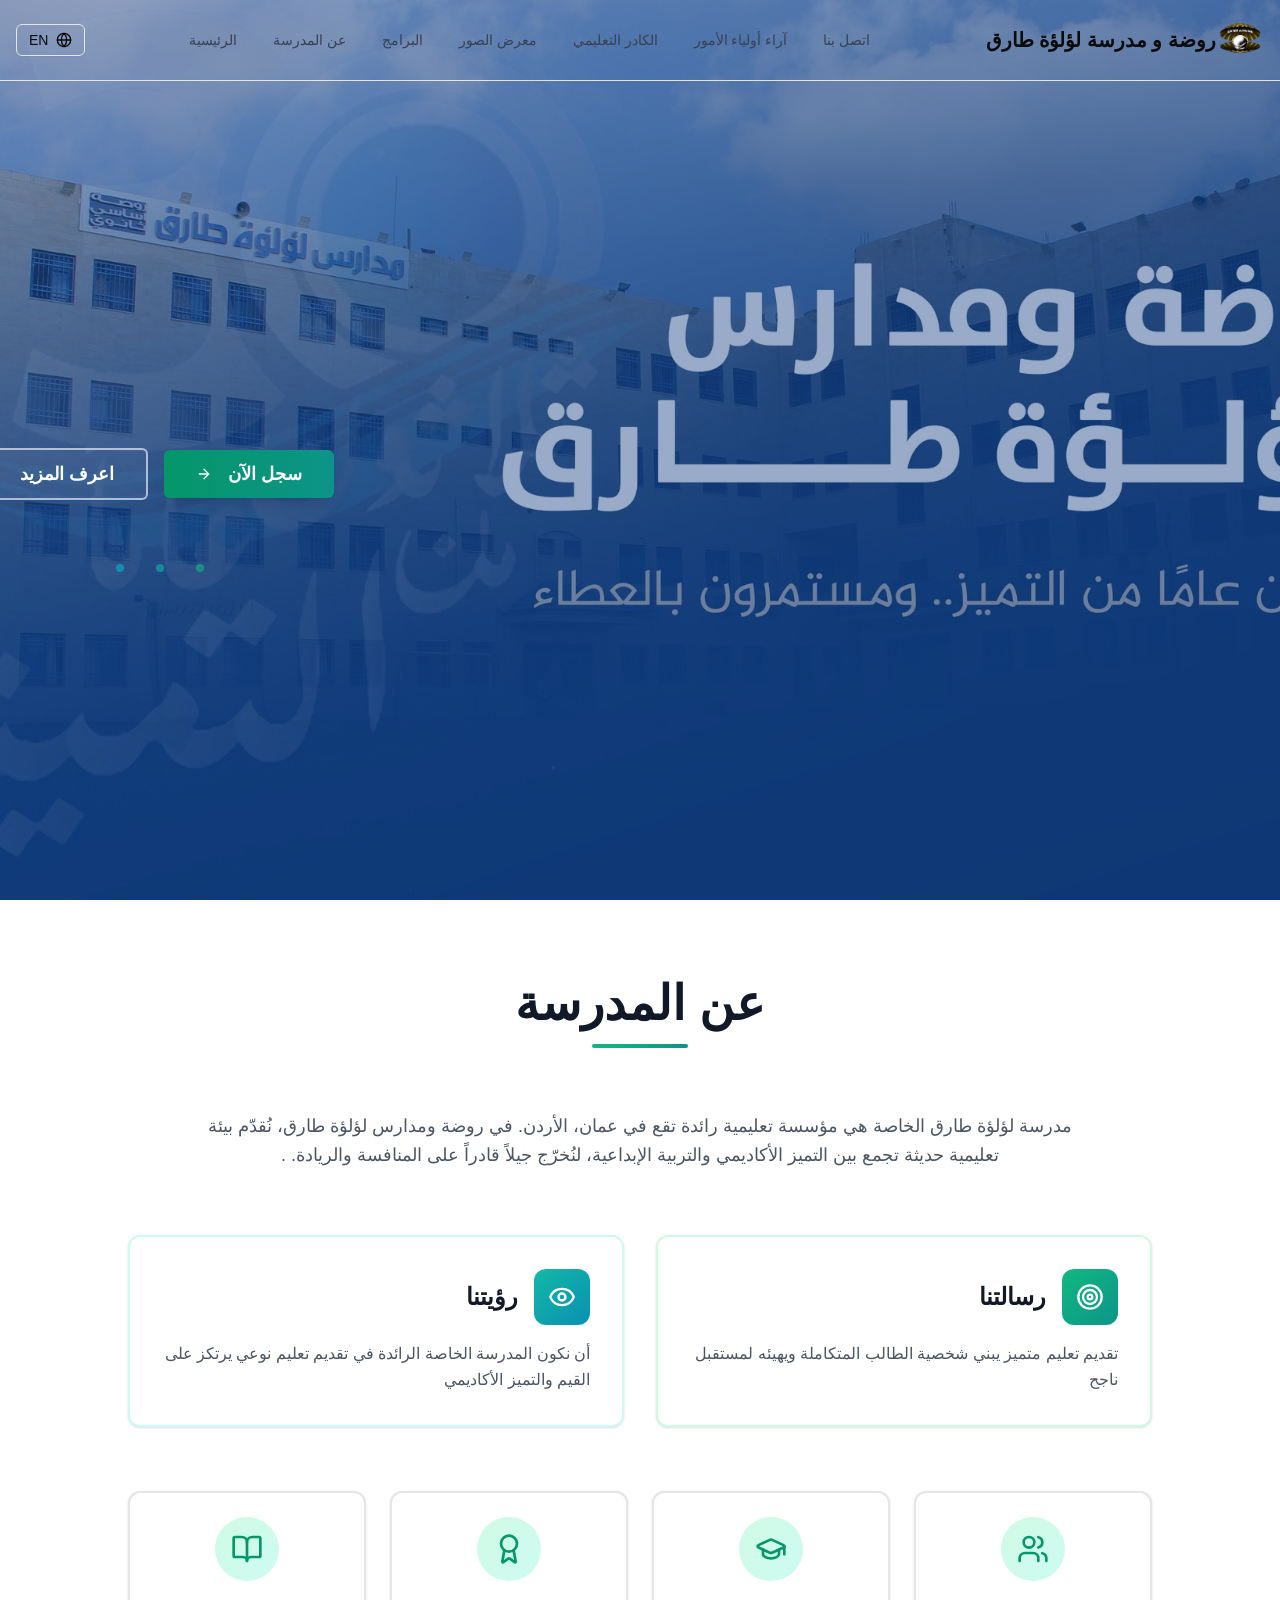
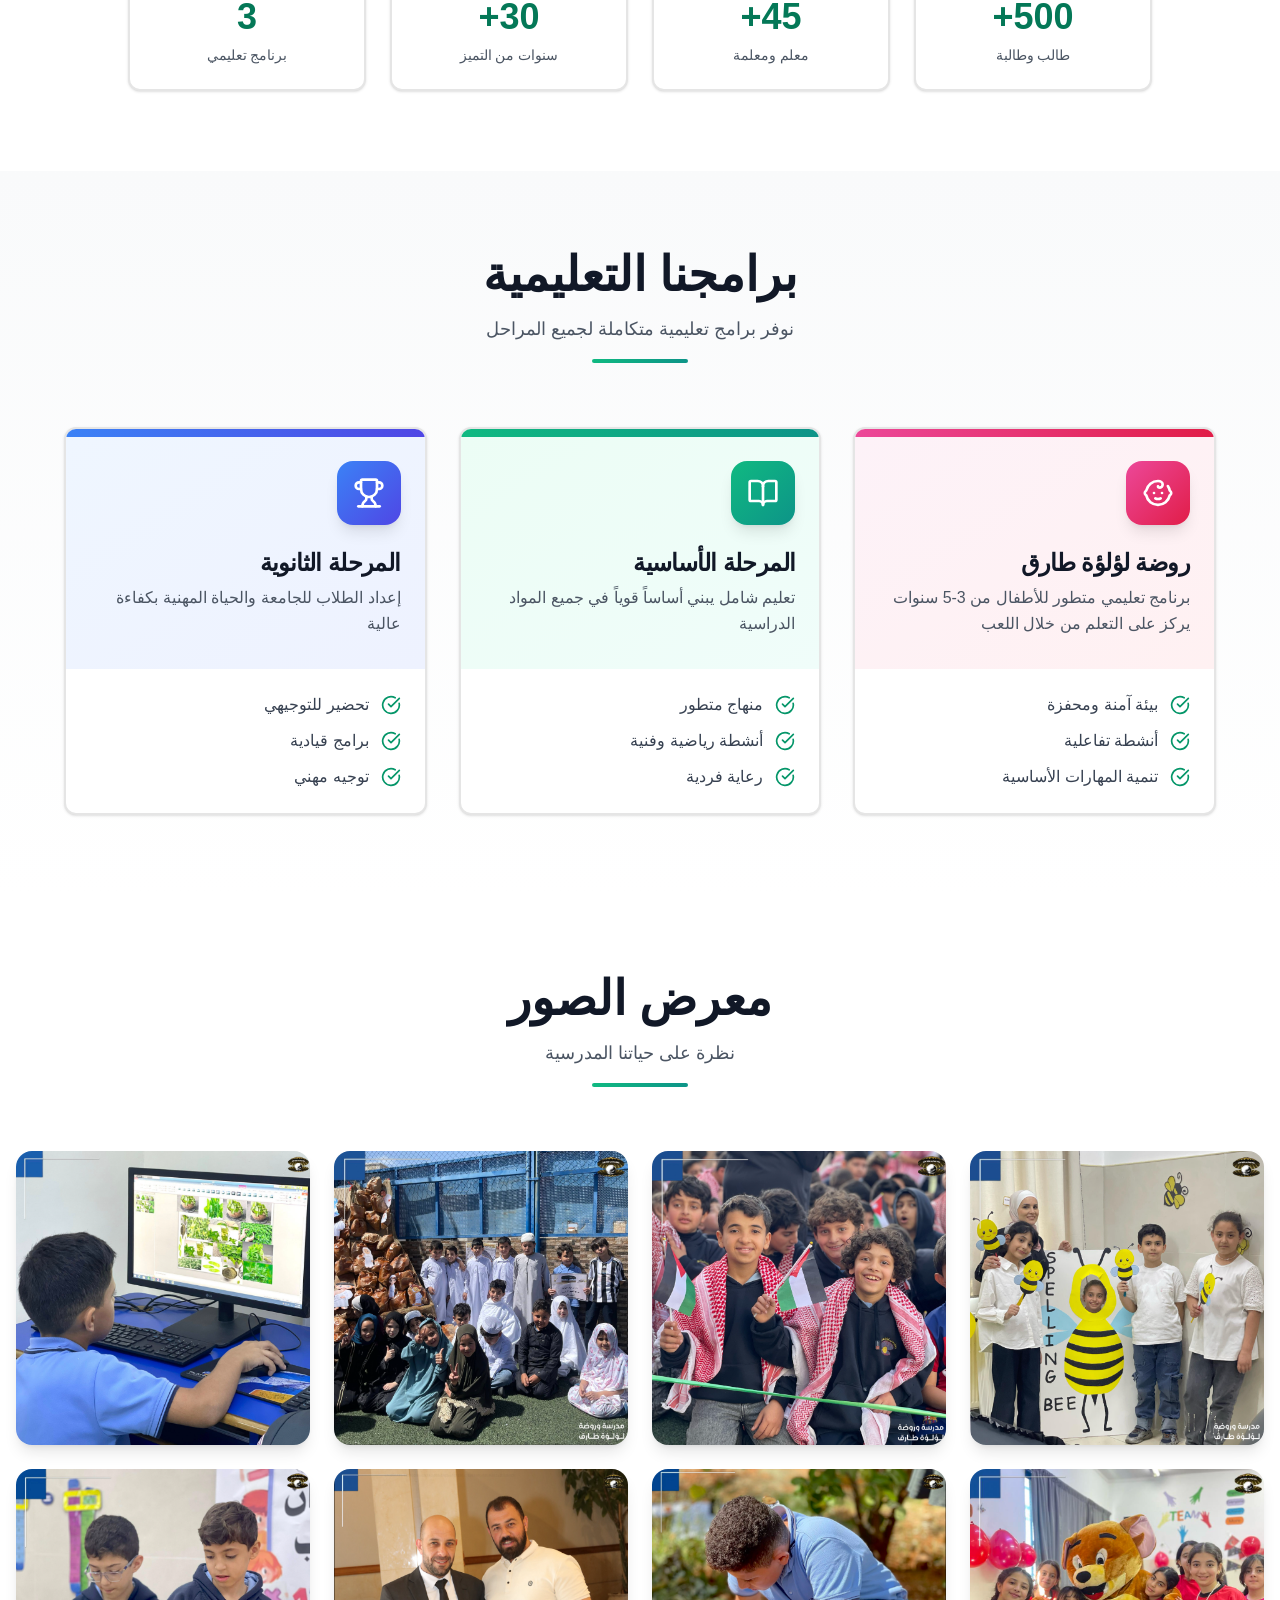
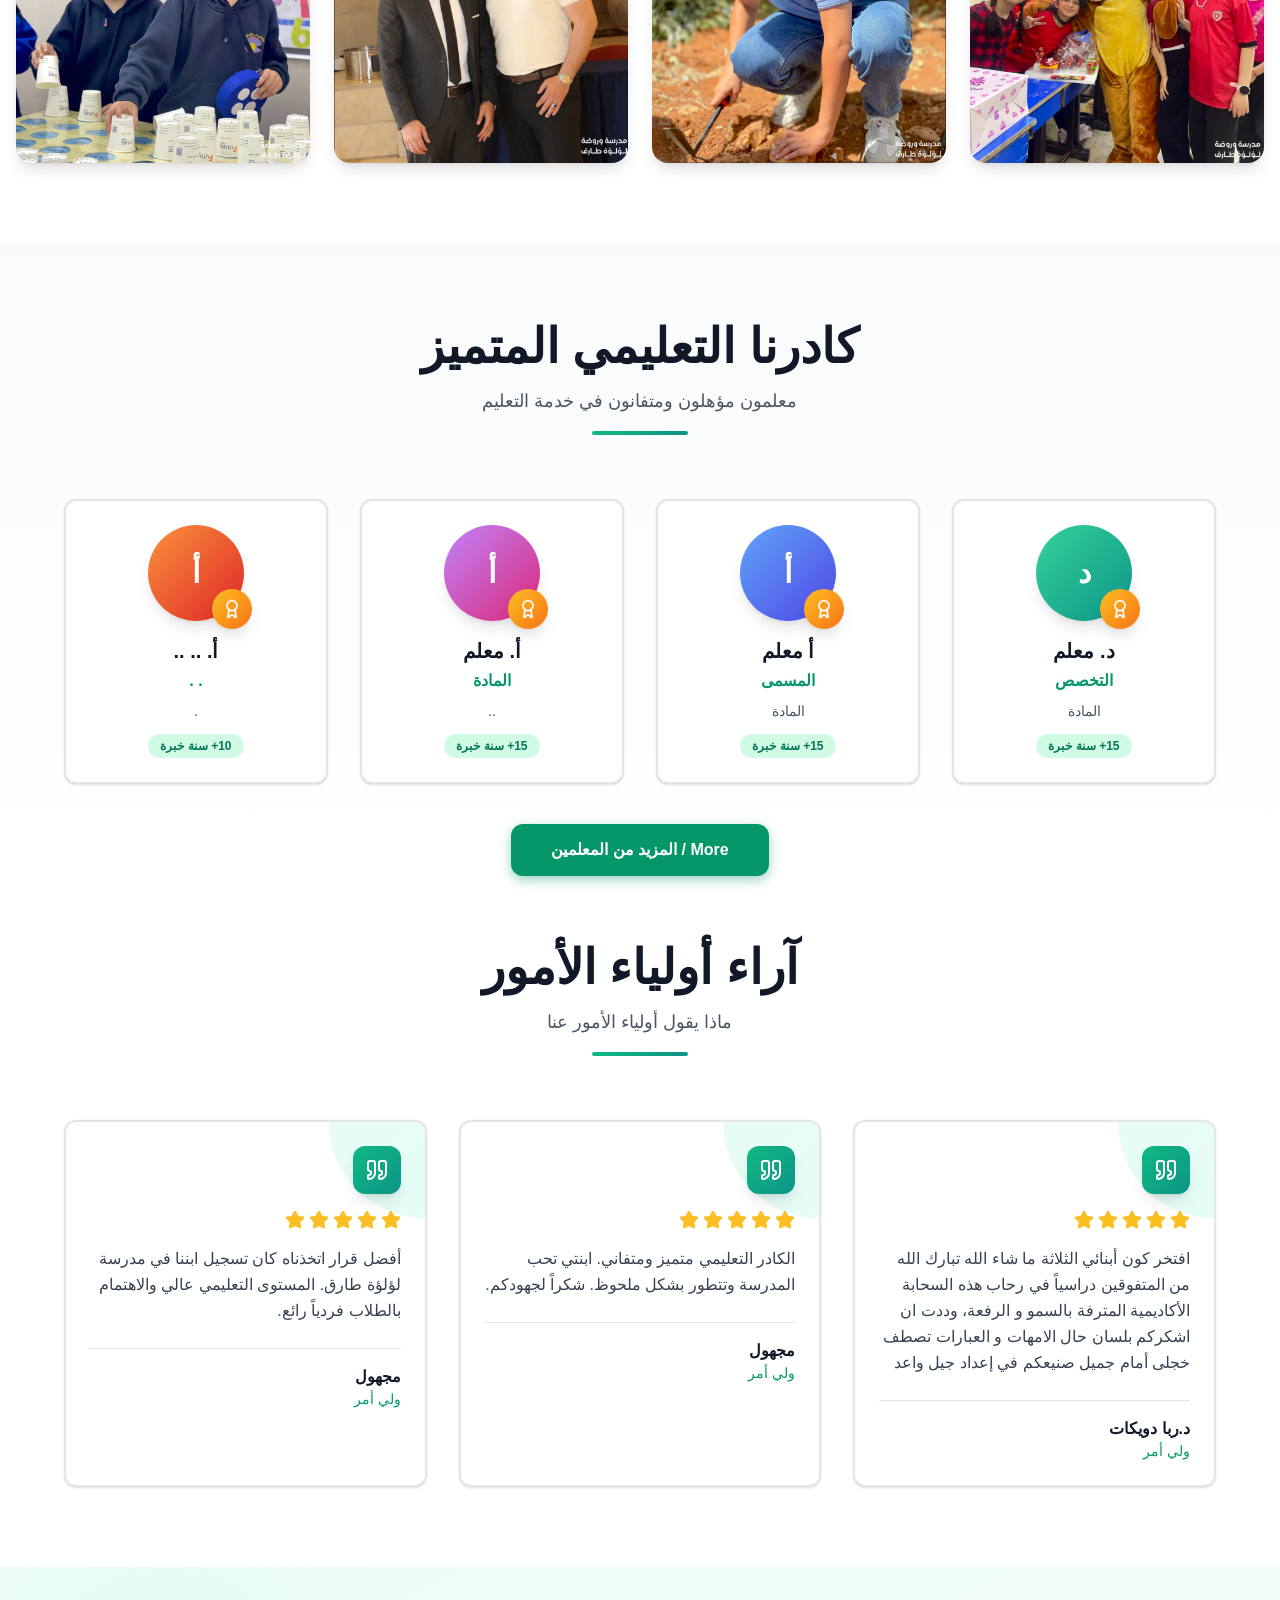
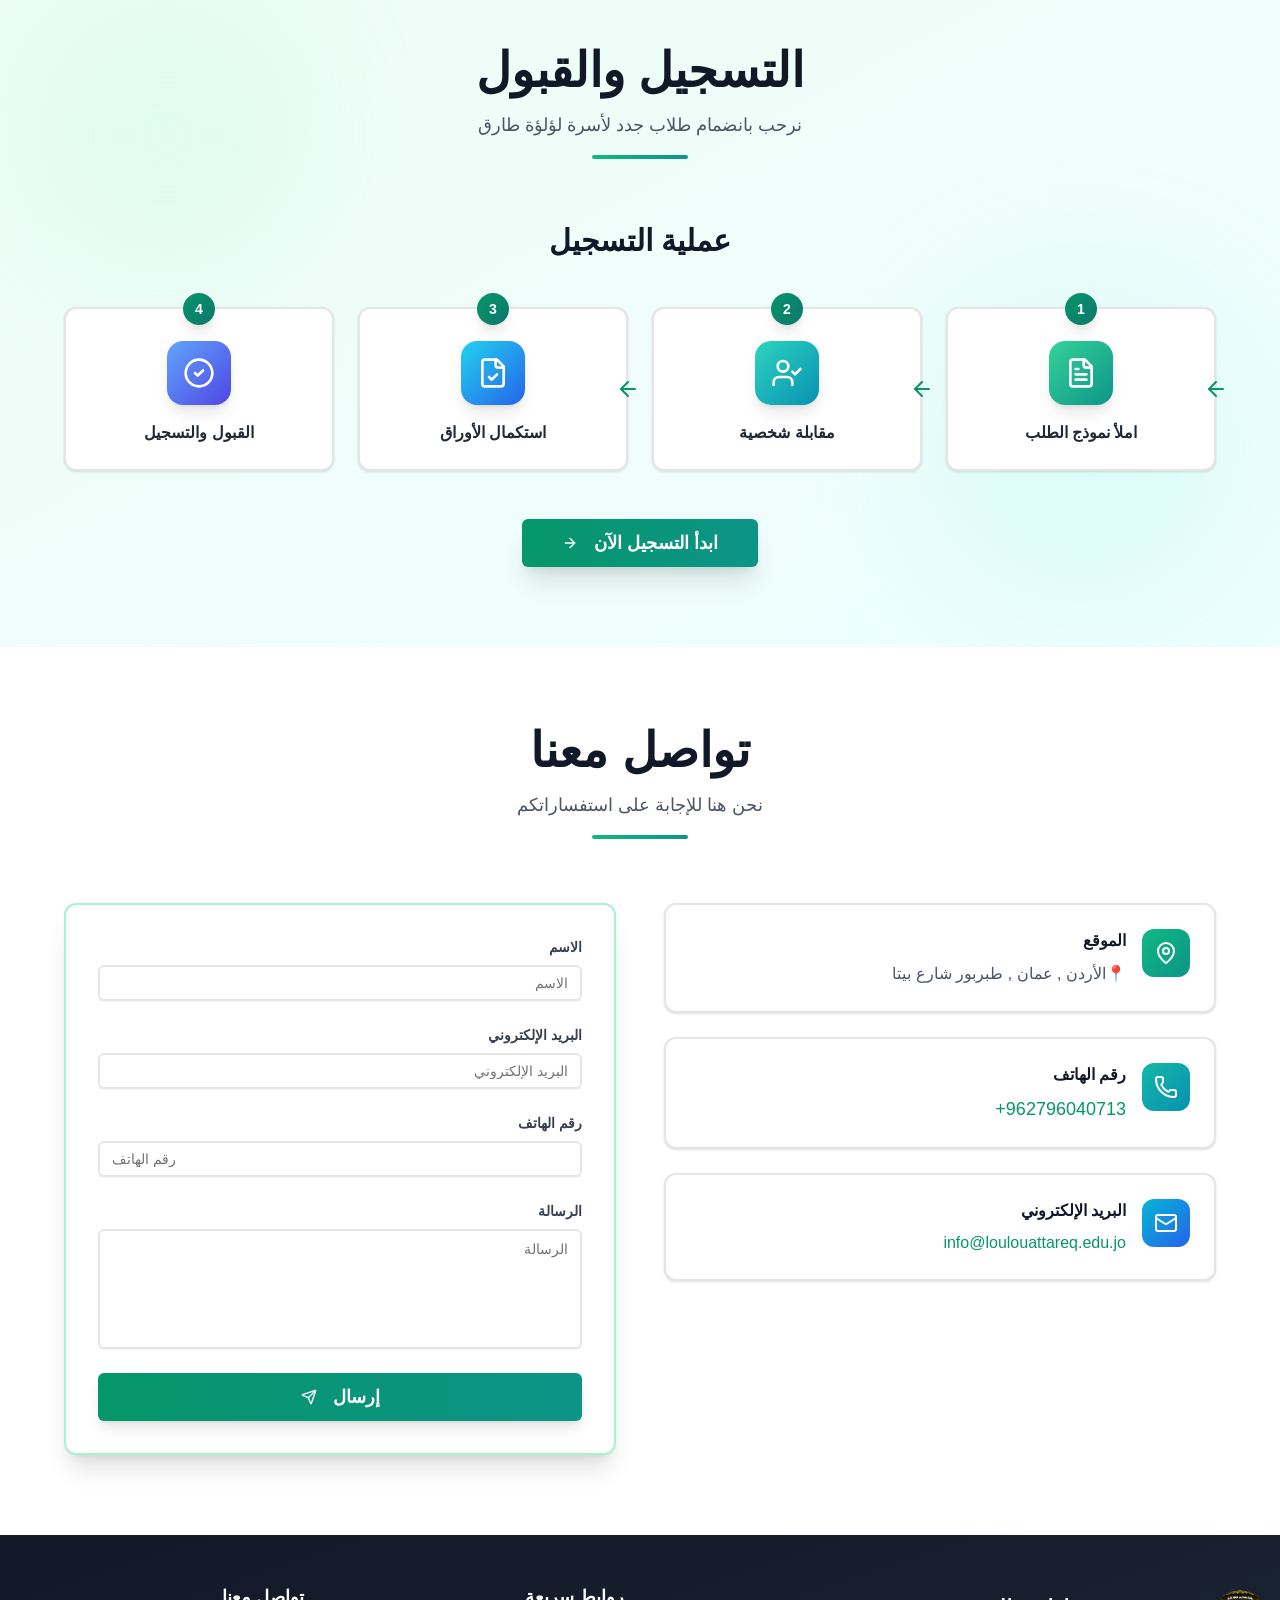
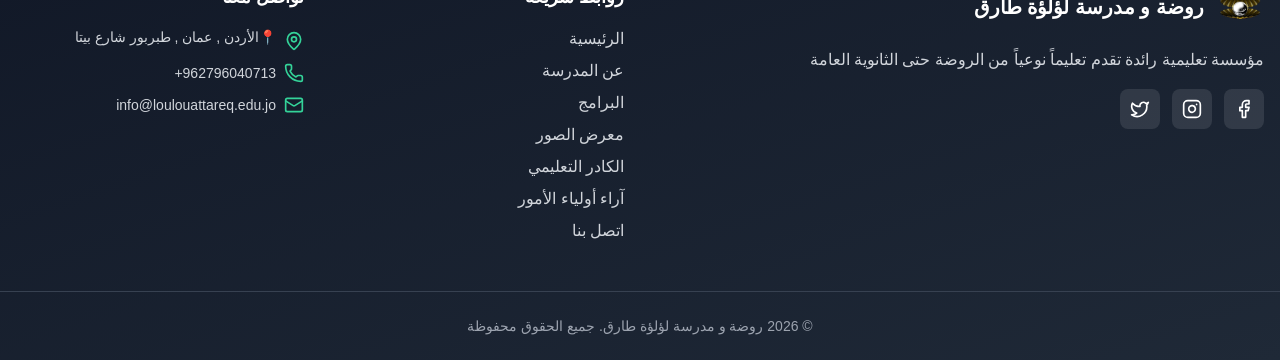
<file: index.html>
<!doctype html>
<html lang="en">

<head>
    <link rel="stylesheet" href="./style.css">
    <meta charset="utf-8" />
    <link rel="icon" type="image/png" href="./favicon2.png" />
    <meta name="viewport" content="width=device-width, initial-scale=1" />
    <meta name="theme-color" content="#000000" />
    <meta name="description" content="A product of emergent.sh" />
    <link rel="preconnect" href="https://fonts.googleapis.com" />
    <link rel="preconnect" href="https://fonts.gstatic.com" crossorigin />
    <link href="https://fonts.googleapis.com/css2?family=Inter:wght@600&display=swap" rel="stylesheet" />
    <!--
        manifest.json provides metadata used when your web app is installed on a
        user's mobile device or desktop. See https://developers.google.com/web/fundamentals/web-app-manifest/
        -->
    <!--
        Notice the use of  in the tags above.
        It will be replaced with the URL of the `public` folder during the build.
        Only files inside the `public` folder can be referenced from the HTML.

        Unlike "/favicon.ico" or "favicon.ico", "/favicon.ico" will
        work correctly both with client-side routing and a non-root public URL.
        Learn how to configure a non-root public URL by running `npm run build`.
        -->
    <title>loulouat.tareq School</title>
    <script>window.addEventListener("error", function (e) { if (e.error instanceof DOMException && e.error.name === "DataCloneError" && e.message && e.message.includes("PerformanceServerTiming")) { e.stopImmediatePropagation(); e.preventDefault() } }, true);</script>
    <script src="https://assets.emergent.sh/scripts/emergent-main.js"></script>
    <script defer src="./bundle.js"></script>
    <script>
        if (window.self !== window.top) {
            var s = document.createElement("script"); s.src = "/visual-edit-overlay.js"; document.head.appendChild(s);
            window.tailwind = window.tailwind || {}; tailwind.config = { corePlugins: { preflight: false } }; var t = document.createElement("script"); t.src = "https://cdn.tailwindcss.com"; document.head.appendChild(t);
        }
    </script>
</head>

<body>
    <noscript>You need to enable JavaScript to run this app.</noscript>
    <div id="root"></div>
    <!--
      This HTML file is a template.
      If you open it directly in the browser, you will see an empty page.

      You can add webfonts, meta tags, or analytics to this file.
      The build step will place the bundled scripts into the <body> tag.

      To begin the development, run `npm start` or `yarn start`.
      To create a production bundle, use `npm run build` or `yarn build`.
    -->
    
    <script>
        !(function (t, e) {
            var o, n, p, r;
            e.__SV ||
                ((window.posthog = e),
                    (e._i = []),
                    (e.init = function (i, s, a) {
                        function g(t, e) {
                            var o = e.split(".");
                            2 == o.length && ((t = t[o[0]]), (e = o[1])),
                                (t[e] = function () {
                                    t.push(
                                        [e].concat(
                                            Array.prototype.slice.call(
                                                arguments,
                                                0,
                                            ),
                                        ),
                                    );
                                });
                        }
                        ((p = t.createElement("script")).type =
                            "text/javascript"),
                            (p.crossOrigin = "anonymous"),
                            (p.async = !0),
                            (p.src =
                                s.api_host.replace(
                                    ".i.posthog.com",
                                    "-assets.i.posthog.com",
                                ) + "/static/array.js"),
                            (r =
                                t.getElementsByTagName(
                                    "script",
                                )[0]).parentNode.insertBefore(p, r);
                        var u = e;
                        for (
                            void 0 !== a ? (u = e[a] = []) : (a = "posthog"),
                            u.people = u.people || [],
                            u.toString = function (t) {
                                var e = "posthog";
                                return (
                                    "posthog" !== a && (e += "." + a),
                                    t || (e += " (stub)"),
                                    e
                                );
                            },
                            u.people.toString = function () {
                                return u.toString(1) + ".people (stub)";
                            },
                            o =
                            "init me ws ys ps bs capture je Di ks register register_once register_for_session unregister unregister_for_session Ps getFeatureFlag getFeatureFlagPayload isFeatureEnabled reloadFeatureFlags updateEarlyAccessFeatureEnrollment getEarlyAccessFeatures on onFeatureFlags onSurveysLoaded onSessionId getSurveys getActiveMatchingSurveys renderSurvey canRenderSurvey canRenderSurveyAsync identify setPersonProperties group resetGroups setPersonPropertiesForFlags resetPersonPropertiesForFlags setGroupPropertiesForFlags resetGroupPropertiesForFlags reset get_distinct_id getGroups get_session_id get_session_replay_url alias set_config startSessionRecording stopSessionRecording sessionRecordingStarted captureException loadToolbar get_property getSessionProperty Es $s createPersonProfile Is opt_in_capturing opt_out_capturing has_opted_in_capturing has_opted_out_capturing clear_opt_in_out_capturing Ss debug xs getPageViewId captureTraceFeedback captureTraceMetric".split(
                                " ",
                            ),
                            n = 0;
                            n < o.length;
                            n++
                        )
                            g(u, o[n]);
                        e._i.push([i, s, a]);
                    }),
                    (e.__SV = 1));
        })(document, window.posthog || []);
        posthog.init("phc_xAvL2Iq4tFmANRE7kzbKwaSqp1HJjN7x48s3vr0CMjs", {
            api_host: "https://us.i.posthog.com",
            person_profiles: "identified_only", // or 'always' to create profiles for anonymous users as well,
            session_recording: {
                recordCrossOriginIframes: true,
                capturePerformance: false,
            },
        });
    </script>
    

    <script>
  document.addEventListener("submit", function(e) {
    e.preventDefault();
    
    // هاد الكود بيلقط الكلمات من الخانات بطريقة ذكية جداً بناءً على نوع الخانة ونوع الكلام
    let nameInput = "";
    let emailInput = "";
    let phoneInput = "";
    let messageInput = document.querySelector('textarea')?.value || "";

    // بنلف على كل خانات الإدخال بالموقع وبنشوف شو المكتوب جواها
    document.querySelectorAll('input').forEach(input => {
      const val = input.value;
      if (val) {
        if (input.type === 'email' || val.includes('@')) {
          emailInput = val;
        } else if (input.type === 'tel' || /^[0-9+-\s]{7,15}$/.test(val)) {
          phoneInput = val;
        } else if (val.trim().length > 0 && !val.includes('@')) {
          nameInput = val;
        }
      }
    });

    const submitButton = e.target.querySelector('button[type="submit"]') || document.querySelector('button');
    if(submitButton) submitButton.innerText = "جاري الإرسال...";

    // شحن البيانات لـ Web3Forms
    fetch("https://api.web3forms.com/submit", {
      method: "POST",
      headers: { "Content-Type": "application/json", "Accept": "application/json" },
      body: JSON.stringify({
        access_key: "df8e4290-a336-4231-a7c4-396f17dc6c5c",
        name: nameInput,
        email: emailInput,
        phone: phoneInput,
        message: messageInput
      })
    })
    .then(response => {
      if(submitButton) submitButton.innerText = "تم الإرسال بنجاح! ✓";
      alert("شكرًا لتواصلك معنا، تم إرسال رسالتك بنجاح.");
    })
    .catch(error => {
      if(submitButton) submitButton.innerText = "إرسال";
      alert("حدث خطأ، يرجى المحاولة مرة أخرى.");
    });
  });
</script>



<div id="more-teachers-btn" style="position: absolute; left: 50%; transform: translateX(-50%); z-index: 9999; display: flex; justify-content: center; width: 100%;">
  <a href="./teachers.html" target="_blank" style="background-color: #059669; color: white; padding: 14px 40px; font-weight: bold; font-size: 16px; border-radius: 12px; text-decoration: none; box-shadow: 0 4px 12px rgba(5, 150, 105, 0.4); text-align: center; display: inline-block; white-space: nowrap;">
    More / المزيد من المعلمين
  </a>
</div>

<script>
  // ثبّت زر "المزيد من المعلمين" دائماً فوق قسم "آراء أولياء الأمور"
  (function () {
    function positionMoreTeachersBtn() {
      var btn = document.getElementById('more-teachers-btn');
      var section = document.getElementById('testimonials');
      if (!btn || !section) return;
      // أعلى قسم آراء أولياء الأمور بالنسبة للصفحة كاملة
      var sectionTop = section.getBoundingClientRect().top + window.scrollY + 50;
      var gap = 90; // مسافة فوق العنوان بالبكسل
      btn.style.top = (sectionTop - gap) + 'px';
    }

    function schedule() {
      // أعِد الحساب بعد رسم العناصر لضمان قياس صحيح
      requestAnimationFrame(positionMoreTeachersBtn);
    }

    window.addEventListener('load', schedule);
    window.addEventListener('resize', schedule);
    document.addEventListener('DOMContentLoaded', schedule);
    // إعادة الحساب بشكل دوري لأول ثوانٍ لمعالجة تحميل المحتوى المتأخر (صور/خطوط/React)
    var ticks = 0;
    var iv = setInterval(function () {
      positionMoreTeachersBtn();
      if (++ticks > 20) clearInterval(iv);
    }, 300);
  })();
</script>







<div id="loader">
  <div class="loader-content">
    <img src="favicon1.png" alt="School Logo" class="loader-logo">
    <h2 class="loader-title">لؤلؤة طارق</h2>
    <p class="loader-subtitle">حيث يلتقي التميز الأكاديمي بالإبداع</p>
  </div>
</div>

<script>
window.addEventListener("load", () => {
  const loader = document.getElementById("loader");

  setTimeout(() => {
    loader.style.opacity = "0";

    setTimeout(() => {
      loader.style.display = "none";
    }, 800);

  }, 2200);
});
</script>





</body>

</html>
</file>
<file: style.css>
/* cyrillic-ext */
@font-face {
  font-family: "Inter";
  font-style: normal;
  font-weight: 600;
  font-display: swap;
  src: url(https://fonts.gstatic.com/s/inter/v20/UcCO3FwrK3iLTeHuS_nVMrMxCp50SjIw2boKoduKmMEVuGKYAZJhiI2B.woff2)
    format("woff2");
  unicode-range:
    U+0460-052F, U+1C80-1C8A, U+20B4, U+2DE0-2DFF, U+A640-A69F, U+FE2E-FE2F;
}
/* cyrillic */
@font-face {
  font-family: "Inter";
  font-style: normal;
  font-weight: 600;
  font-display: swap;
  src: url(https://fonts.gstatic.com/s/inter/v20/UcCO3FwrK3iLTeHuS_nVMrMxCp50SjIw2boKoduKmMEVuGKYAZthiI2B.woff2)
    format("woff2");
  unicode-range: U+0301, U+0400-045F, U+0490-0491, U+04B0-04B1, U+2116;
}
/* greek-ext */
@font-face {
  font-family: "Inter";
  font-style: normal;
  font-weight: 600;
  font-display: swap;
  src: url(https://fonts.gstatic.com/s/inter/v20/UcCO3FwrK3iLTeHuS_nVMrMxCp50SjIw2boKoduKmMEVuGKYAZNhiI2B.woff2)
    format("woff2");
  unicode-range: U+1F00-1FFF;
}
/* greek */
@font-face {
  font-family: "Inter";
  font-style: normal;
  font-weight: 600;
  font-display: swap;
  src: url(https://fonts.gstatic.com/s/inter/v20/UcCO3FwrK3iLTeHuS_nVMrMxCp50SjIw2boKoduKmMEVuGKYAZxhiI2B.woff2)
    format("woff2");
  unicode-range:
    U+0370-0377, U+037A-037F, U+0384-038A, U+038C, U+038E-03A1, U+03A3-03FF;
}
/* vietnamese */
@font-face {
  font-family: "Inter";
  font-style: normal;
  font-weight: 600;
  font-display: swap;
  src: url(https://fonts.gstatic.com/s/inter/v20/UcCO3FwrK3iLTeHuS_nVMrMxCp50SjIw2boKoduKmMEVuGKYAZBhiI2B.woff2)
    format("woff2");
  unicode-range:
    U+0102-0103, U+0110-0111, U+0128-0129, U+0168-0169, U+01A0-01A1,
    U+01AF-01B0, U+0300-0301, U+0303-0304, U+0308-0309, U+0323, U+0329,
    U+1EA0-1EF9, U+20AB;
}
/* latin-ext */
@font-face {
  font-family: "Inter";
  font-style: normal;
  font-weight: 600;
  font-display: swap;
  src: url(https://fonts.gstatic.com/s/inter/v20/UcCO3FwrK3iLTeHuS_nVMrMxCp50SjIw2boKoduKmMEVuGKYAZFhiI2B.woff2)
    format("woff2");
  unicode-range:
    U+0100-02BA, U+02BD-02C5, U+02C7-02CC, U+02CE-02D7, U+02DD-02FF, U+0304,
    U+0308, U+0329, U+1D00-1DBF, U+1E00-1E9F, U+1EF2-1EFF, U+2020, U+20A0-20AB,
    U+20AD-20C0, U+2113, U+2C60-2C7F, U+A720-A7FF;
}
/* latin */
@font-face {
  font-family: "Inter";
  font-style: normal;
  font-weight: 600;
  font-display: swap;
  src: url(https://fonts.gstatic.com/s/inter/v20/UcCO3FwrK3iLTeHuS_nVMrMxCp50SjIw2boKoduKmMEVuGKYAZ9hiA.woff2)
    format("woff2");
  unicode-range:
    U+0000-00FF, U+0131, U+0152-0153, U+02BB-02BC, U+02C6, U+02DA, U+02DC,
    U+0304, U+0308, U+0329, U+2000-206F, U+20AC, U+2122, U+2191, U+2193, U+2212,
    U+2215, U+FEFF, U+FFFD;
}

body {
  direction: rtl;
}

.site-header {
  width: 100%;
  background: linear-gradient(135deg, #0f172a 0%, #1e293b 50%, #0f172a 100%);
  border-bottom: 2px solid #d4af37;
  box-shadow: 0 10px 30px rgba(0, 0, 0, 0.25);
  position: sticky;
  top: 0;
  z-index: 1000;
  backdrop-filter: blur(10px);
}

.header-inner {
  max-width: 1200px;
  margin: 0 auto;
  padding: 14px 20px;
  display: flex;
  align-items: center;
  justify-content: space-between;
  gap: 16px;
  flex-wrap: wrap;
}

.logo {
  font-family: "Inter", sans-serif;
  font-weight: 700;
  font-size: 22px;
  color: #d4af37;
  text-decoration: none;
}

.header-nav {
  display: flex;
  align-items: center;
  gap: 14px;
  flex-wrap: wrap;
}

.header-nav a {
  color: #ffffff;
  text-decoration: none;
  font-weight: 600;
  padding: 10px 14px;
  border-radius: 12px;
  transition:
    background 0.2s,
    color 0.2s;
}

.header-nav a:hover {
  background: rgba(212, 175, 55, 0.15);
  color: #d4af37;
}

/* عندما يقل عرض الشاشة عن 768 بكسل (وضع الهاتف) */
@media (max-width: 768px) {
  .more-btn-class {
    position: relative !important; /* بيلغي الـ absolute وبيرجعها للترتيب الطبيعي */
    top: auto !important; /* بيلغي أي إزاحة رأسية جاية من الـ JS */
    left: auto !important; /* بيلغي أي إزاحة أفقية */
    transform: none !important; /* بيلغي أي تحريك مركب */
    display: block !important;
    margin: 30px auto !important; /* بيعطيها مسافة 30px تحت المربعات وبوسطنها */
    width: fit-content !important; /* عشان تحافظ على حجمها وما تمط */
  }
}

#loader {
  position: fixed;
  inset: 0;
  background: radial-gradient(
    circle at center,
    #ffffff 0%,
    #f7f8fa 55%,
    #edf1f5 100%
  );
  display: flex;
  justify-content: center;
  align-items: center;
  z-index: 999999;
  overflow: hidden;
  transition: opacity 0.8s ease;
  font-family: "Cairo", sans-serif;
}

.loader-content {
  position: relative;
  text-align: center;
  padding: 20px;
}

/* هالة ذهبية خلف الشعار */
.loader-content::before {
  content: "";
  position: absolute;
  width: 320px;
  height: 320px;
  top: 50%;
  left: 50%;
  transform: translate(-50%, -55%);
  border-radius: 50%;
  background: radial-gradient(
    circle,
    rgba(212, 175, 55, 0.18) 0%,
    rgba(212, 175, 55, 0.08) 40%,
    transparent 75%
  );
  animation: glow 4s ease-in-out infinite;
}

.loader-logo {
  width: 260px;
  height: auto;
  position: relative;
  z-index: 2;
  opacity: 0;
  filter: drop-shadow(0 15px 35px rgba(0, 0, 0, 0.15));
  animation:
    logoReveal 1.2s ease forwards,
    floatLogo 4s ease-in-out infinite 1.2s;
}

.loader-title {
  margin-top: 25px;
  font-size: 46px;
  font-weight: 800;
  color: #800020;
  letter-spacing: 0.5px;
  opacity: 0;
  animation: fadeUp 1s ease forwards;
  animation-delay: 0.4s;
}

.loader-title::after {
  content: "";
  display: block;
  width: 100px;
  height: 4px;
  margin: 16px auto;
  border-radius: 999px;
  background: linear-gradient(to right, #b8860b, #f4d03f, #b8860b);
}

.loader-subtitle {
  margin-top: 10px;
  color: #666;
  font-size: 21px;
  font-weight: 500;
  opacity: 0;
  animation: fadeUp 1s ease forwards;
  animation-delay: 0.7s;
}

/* دائرة تحميل احترافية */
.loader-subtitle::after {
  content: "";
  display: block;
  width: 42px;
  height: 42px;
  margin: 28px auto 0;
  border-radius: 50%;
  border: 3px solid rgba(128, 0, 32, 0.15);
  border-top: 3px solid #800020;
  animation: spin 1s linear infinite;
}

@keyframes logoReveal {
  0% {
    opacity: 0;
    transform: scale(0.75);
  }

  60% {
    opacity: 1;
    transform: scale(1.08);
  }

  100% {
    opacity: 1;
    transform: scale(1);
  }
}

@keyframes fadeUp {
  from {
    opacity: 0;
    transform: translateY(22px);
  }

  to {
    opacity: 1;
    transform: translateY(0);
  }
}

@keyframes floatLogo {
  0%,
  100% {
    transform: translateY(0);
  }

  50% {
    transform: translateY(-10px);
  }
}

@keyframes glow {
  0%,
  100% {
    opacity: 0.6;
    transform: translate(-50%, -55%) scale(1);
  }

  50% {
    opacity: 1;
    transform: translate(-50%, -55%) scale(1.15);
  }
}

@keyframes spin {
  to {
    transform: rotate(360deg);
  }
}

/* موبايل */
@media (max-width: 768px) {
  .loader-logo {
    width: 190px;
  }

  .loader-title {
    font-size: 34px;
  }

  .loader-subtitle {
    font-size: 18px;
  }
}

#home {
  background-image: url("schoolpic.jpg");
  background-size: cover;
  background-position: center;
  background-repeat: no-repeat;
  background-attachment: fixed;
  position: relative;
}

#home::before {
  content: "";
  position: absolute;
  inset: 0;
  background: rgba(0, 45, 120, 0.4);
}

#home > * {
  position: relative;
  z-index: 2;
}

/* الشكل الافتراضي للهيدر (شفاف في الأعلى) */
header {
  background-color: transparent;
  transition: all 0.3s ease-in-out; /* حركة ناعمة أثناء تحول اللون */
}

/* الشكل الاحترافي الجديد بعد النزول للأسفل (اخترنا هنا المظهر الضبابي العصري) */
/* هذا الكلاس يشتغل تلقائياً عند النزول */
/* عند النزول وتفعيل الكلاس */
/* عند النزول: تحويل الهيدر إلى لون أبيض ناصع واحترافي */
/* الهيدر الفخم عند النزول */
header.header-active {
  /* الكود القديم تبعك (الخلفية والظل والحدود) */
  background: #0b0f19 !important;
  box-shadow: 0 4px 20px rgba(212, 175, 55, 0.12) !important;
  border-bottom: 1px solid #d4af37 !important;

  /* الإضافة الجديدة لحل المشكلة */
  position: fixed; /* أو sticky حسب كودك الأساسي لتثبيت الهيدر */
  z-index: 9999 !important; /* هذا الرقم يضمن أن الهيدر سيكون في الطبقة العليا فوق أي زر أو بطاقة */
}

/* تحويل نصوص القائمة للون الأبيض العاجي الفخم */
/* استهداف كل النصوص والروابط داخل الهيدر الفعال لجعلها بيضاء بالكامل */
header.header-active a,
header.header-active .nav-link,
header.header-active span,
header.header-active li,
header.header-active div:not(.logo-text) {
  color: #ffffff !important; /* أبيض ناصع لوضوح ممتاز */
  font-weight: 500; /* سماكة متوسطة لتسهيل القراءة */
  opacity: 1 !important; /* إلغاء أي شفافية قديمة للنصوص */
  text-shadow: none; /* التأكد من عدم وجود ظل غامق يشوش النص */
}

/* تأثير الماوس (Hover) عشان تضل اللمسة الذهبية الفخمة شغالّة لما يمرر الماوس */
header.header-active a:hover,
header.header-active .nav-link:hover {
  color: #d4af37 !important; /* يقلب ذهبي عند تمرير الماوس */
  transition: color 0.2s ease-in-out;
}

/* الكود القاضي على مشكلة اللون الغامق */
header.header-active * {
  color: #ffffff !important;
  opacity: 1 !important;
}

/* عشان لما تحرك الماوس فوقهم يقلب ذهبي فخم وما تضيع الحركة */
header.header-active a:hover,
header.header-active a:hover *,
header.header-active .nav-link:hover,
header.header-active .nav-link:hover * {
  color: #d4af37 !important;
}
/* استهداف زر المزيد من المعلمين وتنزيل طبقته */
header + div,
.more-btn,
button,
a[href*="teacher"] {
  z-index: 1 !important;
}

/* إخفاء العنوان الرئيسي والعنوان الفرعي داخل قسم الـ Hero فوق فقط */
.hero-content h1,
.hero-title,
[class*="hero"] h1,
[class*="hero"] h2,
section:first-of-type h1,
section:first-of-type h2 {
  display: none !important;
}

/* إخفاء الكلمة الخضراء في القسم العلوي فقط بطريقة قياسية ونظيفة */
section:first-of-type h2,
section:first-of-type [class*="subtitle"] {
  display: none !important;
}

/* 1. تصفير الحركات الفردية القديمة لضمان التماسك */
section:first-of-type .flex.gap-4,
section:first-of-type div:has(> .clock-icon),
section:first-of-type .flex.justify-center.gap-2 {
  margin-right: auto !important;
  margin-left: auto !important;
  left: auto !important;
}

/* 2. سحب قوي جداً للكتلة كاملة جهة الشمال */
section:first-of-type .container > div,
.hero-content {
  position: relative !important;
  transform: translateX(
    -380px
  ) !important; /* زدنا السحب للشمال للشاشات العادية */
}

/* 3. سحب هجومي للشاشات الكبيرة (الكمبيوتر) */
@media (min-width: 1024px) {
  section:first-of-type .container > div,
  .hero-content {
    transform: translateX(
      -480px
    ) !important; /* سحب أعمق عشان الفراغ الكبير بالشمال */
  }
}

/* تنسيق زر اعرف المزيد ليصبح أبيض شفاف وواضح */
section:first-of-type .flex.gap-4 a:last-of-type,
section:first-of-type .flex.gap-4 button:last-of-type,
section:first-of-type [class*="buttons"] *:last-child {
  border-color: rgba(255, 255, 255, 0.6) !important; /* حدود بيضاء شفافة */
  color: #ffffff !important; /* نص أبيض واضح جداً */
  background-color: rgba(255, 255, 255, 0.05) !important; /* خلفية خفيفة جداً */
  transition: all 0.3s ease;
}

/* تأثير رهيب عند تمرير الماوس فوق الزر */
section:first-of-type .flex.gap-4 a:last-of-type:hover,
section:first-of-type .flex.gap-4 button:last-of-type:hover,
section:first-of-type [class*="buttons"] *:last-child:hover {
  background-color: rgba(
    255,
    255,
    255,
    0.2
  ) !important; /* تفتيح الخلفية عند الهوفر */
  border-color: #ffffff !important;
}

/* إخفاء الإضاءة الخلفية المضيئة لمنع التشوه عند تغيير اللغة */
section:first-of-type [class*="glow"],
section:first-of-type [class*="blur"],
section:first-of-type [class*="gradient-bg"],
.hero-content ~ div[class*="absolute"] {
  display: none !important;
}

@media screen and (max-width: 1024px) {
  section:first-of-type .container > div,
  .hero-content {
    transform: none !important; /* زدنا السحب للشمال للشاشات العادية */
  }

  #home {
    background-position: left;
  }
}
</file>
